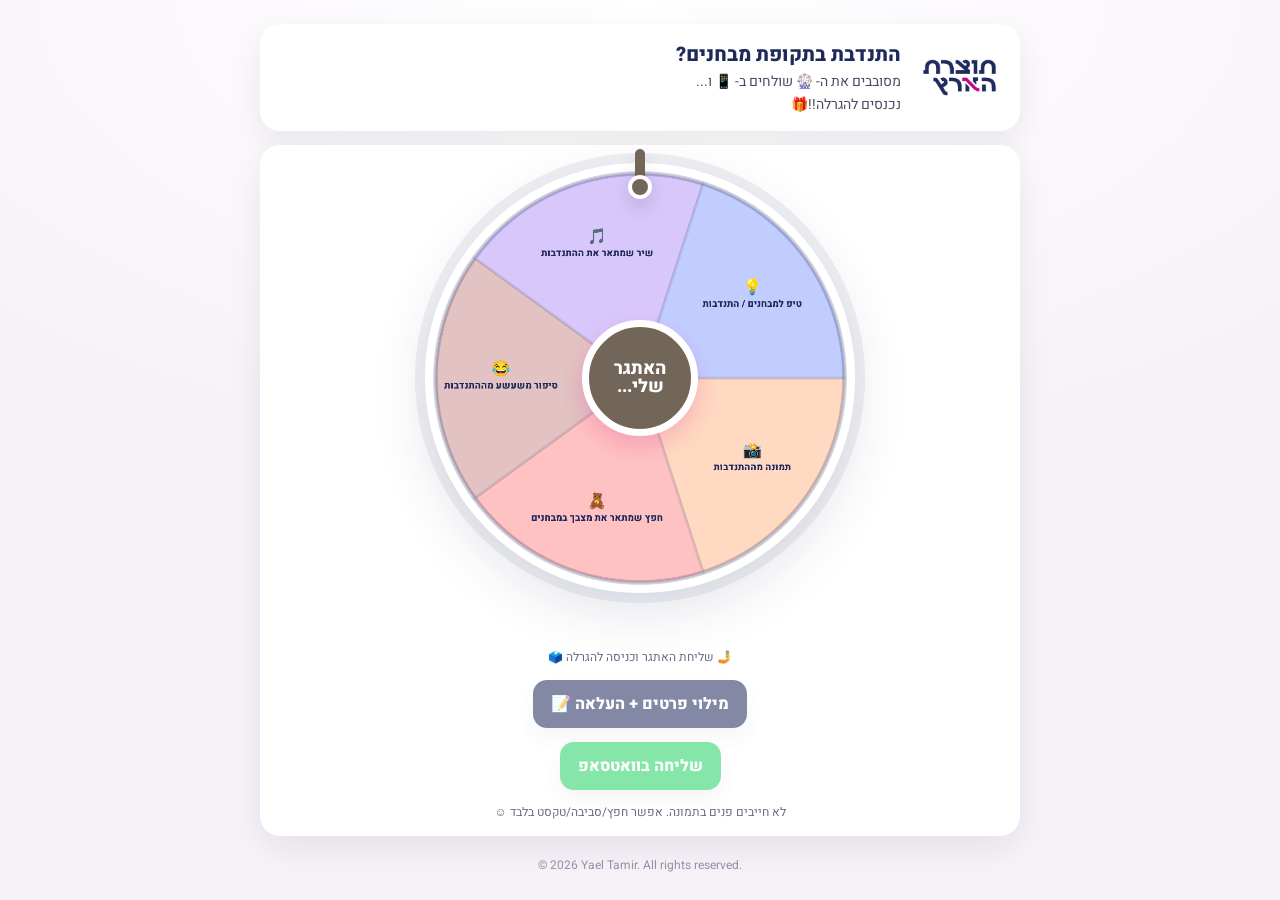
<file: index.html>
<!doctype html>
<html lang="he" dir="rtl">
<head>
  <meta charset="utf-8" />
  <meta name="viewport" content="width=device-width,initial-scale=1" />
  <title>גלגל אתגרי התנדבות</title>
  <link rel="icon" href="assets/images/tozeretLogo.png">
  <link rel="apple-touch-icon" href="assets/images/tozeretLogo.png">


  <!-- פונט עברי נקי -->
  <link rel="preconnect" href="https://fonts.googleapis.com">
  <link rel="preconnect" href="https://fonts.gstatic.com" crossorigin>
  <link href="https://fonts.googleapis.com/css2?family=Heebo:wght@400;600;800&display=swap" rel="stylesheet">

  <link rel="stylesheet" href="css/styles.css" />
</head>

<body>
  <div class="wrap">

    <header class="top">
      <img class="logo" src="assets/images/tozeretLogo.png" alt="תוצרת הארץ" />
      <div class="title">
        <h1>התנדבת בתקופת מבחנים?</h1>
        <p>מסובבים את ה- 🎡 שולחים ב- 📱 ו...  </p>
        <p> נכנסים להגרלה!!🎁 </p>
      </div>
    </header>

    <main class="stage">
      <div class="wheel-wrap">
        <div class="pointer" aria-hidden="true"></div>
        <canvas id="wheel" width="900" height="900"></canvas>

        <div class="hub">
          <button id="spinBtn" type="button">האתגר שלי...</button>
        </div>

        <!-- קונפטי -->
        <canvas id="confetti" class="confetti" width="900" height="900" aria-hidden="true"></canvas>
      </div>

      <div id="result" class="result" aria-live="polite"></div>

      <p class="tiny">
       🤳 שליחת האתגר וכניסה להגרלה 🗳️  
      </p>

      <button id="formBtn" class="btn btn-form" disabled>מילוי פרטים + העלאה 📝</button>

      <button id="waBtn" class="btn btn-wa" disabled> שליחה בוואטסאפ </button>

      <p class="tiny">
        לא חייבים פנים בתמונה. אפשר חפץ/סביבה/טקסט בלבד ☺️
      </p>
    </main>

    <footer class="footer"> © 2026 Yael Tamir. All rights reserved. </footer>

  </div>

  <script src="js/app.js" defer></script>
</body>
</html>
</file>
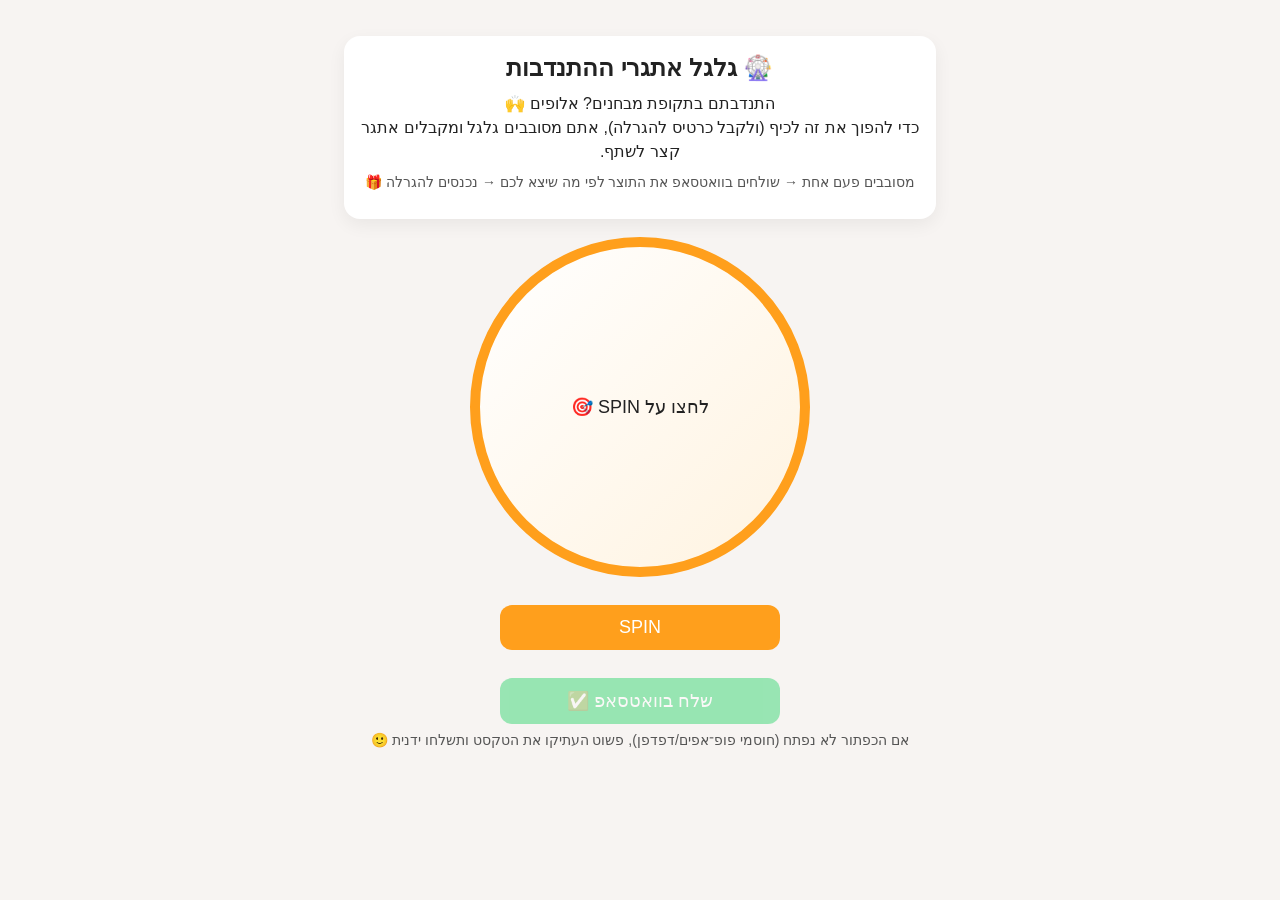
<file: volunteer-wheel.html>
<!DOCTYPE html>
<html lang="he" dir="rtl">
<head>
  <meta charset="UTF-8">
  <meta name="viewport" content="width=device-width, initial-scale=1" />
  <title>גלגל אתגרי התנדבות</title>
  <style>
    body {
      font-family: Arial, sans-serif;
      background: #f7f4f2;
      text-align: center;
      padding: 28px 14px;
      color: #222;
    }
    .card{
      max-width: 560px;
      margin: 0 auto 18px auto;
      background: #fff;
      border-radius: 16px;
      padding: 18px 16px;
      box-shadow: 0 6px 18px rgba(0,0,0,0.06);
    }
    h2{ margin: 0 0 10px 0; }
    p{ margin: 8px 0; line-height: 1.5; }
    #wheel {
      width: 320px;
      height: 320px;
      border-radius: 50%;
      border: 10px solid #ff9f1c;
      margin: 14px auto;
      display: flex;
      align-items: center;
      justify-content: center;
      font-size: 18px;
      background: linear-gradient(135deg, #ffffff, #fff3e0);
      user-select: none;
    }
    .btn {
      margin-top: 14px;
      padding: 12px 18px;
      font-size: 18px;
      background: #ff9f1c;
      color: white;
      border: none;
      border-radius: 12px;
      cursor: pointer;
      width: 280px;
      max-width: 90%;
    }
    .btn:disabled{
      opacity: 0.45;
      cursor: not-allowed;
    }
    #result {
      margin-top: 14px;
      font-size: 20px;
      font-weight: bold;
      white-space: pre-line;
    }
    .hint {
      font-size: 14px;
      color: #555;
      margin-top: 8px;
    }
    .wa {
      background: #25D366;
    }
  </style>
</head>
<body>

  <div class="card">
    <h2>🎡 גלגל אתגרי ההתנדבות</h2>
    <p>
      התנדבתם בתקופת מבחנים? אלופים 🙌<br>
      כדי להפוך את זה לכיף (ולקבל כרטיס להגרלה),
      אתם מסובבים גלגל ומקבלים אתגר קצר לשתף.
    </p>
    <p class="hint">
      מסובבים פעם אחת → שולחים בוואטסאפ את התוצר לפי מה שיצא לכם → נכנסים להגרלה 🎁
    </p>
  </div>

  <div id="wheel">לחצו על SPIN 🎯</div>

  <button class="btn" onclick="spin()">SPIN</button>

  <div id="result"></div>

  <button id="waBtn" class="btn wa" onclick="sendWhatsApp()" disabled>
    שלח בוואטסאפ ✅
  </button>

  <div class="hint">
    אם הכפתור לא נפתח (חוסמי פופ־אפים/דפדפן), פשוט העתיקו את הטקסט ותשלחו ידנית 🙂
  </div>

<script>
  const phoneE164 = "972549024970"; // 0549024970 -> 972 + 54...
  const challenges = [
    "📸 תמונה מההתנדבות",
    "🧸 חפץ שמתאר את התחושה שלי",
    "😂 סיפור משעשע מההתנדבות",
    "🎵 שיר שמתאר את ההתנדבות",
    "💡 טיפ למבחנים או להתנדבות"
  ];

  let chosenChallenge = null;

  function spin() {
    chosenChallenge = challenges[Math.floor(Math.random() * challenges.length)];
    document.getElementById("result").innerText =
      "🎉 האתגר שלך:\n" + chosenChallenge + "\n\nכדי להיכנס להגרלה – שלח/י בוואטסאפ את התוצר לפי האתגר 😊";

    document.getElementById("waBtn").disabled = false;
    document.getElementById("waBtn").scrollIntoView({ behavior: "smooth", block: "center" });
  }

  function sendWhatsApp() {
    if (!chosenChallenge) return;

    const message =
`היי! התנדבתי בתקופת מבחנים 🙌
סובבתי את גלגל האתגרים ויצא לי:
${chosenChallenge}

הנה התוצר שלי:`;

    const url = "https://wa.me/" + phoneE164 + "?text=" + encodeURIComponent(message);
    window.open(url, "_blank");
  }
</script>

</body>
</html>
</file>
<file: css/styles.css>
:root{
  --ink:#1f2a5a;        /* כחול לוגו */
  --accent:#c50a86;     /* ורוד לוגו */
  --bg:#fbf8fc;
  --card:#ffffff;
  --shadow: 0 12px 34px rgba(20, 20, 40, .08);
  --radius: 20px;
}

*{ box-sizing:border-box; }

body{
  margin:0;
  font-family: "Heebo", Arial, sans-serif;
  background: radial-gradient(900px 450px at 50% 0px, #ffffff 0%, var(--bg) 55%, #f6f2f8 100%);
  color:#111;
  min-height:100vh;
  display:flex;
  justify-content:center;
  padding:24px 14px;
}

.wrap{
  width:min(760px, 100%);
  display:flex;
  flex-direction:column;
  gap:14px;
}

.top{
  background:var(--card);
  border-radius: var(--radius);
  box-shadow: var(--shadow);
  padding:16px 18px;
  display:flex;
  align-items:center;
  gap:16px;
}

.logo{
  height:52px;
  width:auto;
}

.title{
  flex:1;
  text-align:right;
}

.title h1{
  margin:0;
  font-size:20px;
  font-weight:800;
  color:var(--ink);
}

.title p{
  margin:4px 0 0;
  font-size:14px;
  color:#4a4a66;
  line-height:1.35;
}

.stage{
  background:var(--card);
  border-radius: var(--radius);
  box-shadow: var(--shadow);
  padding:18px 16px 16px;
  display:flex;
  flex-direction:column;
  align-items:center;
  gap:14px;
}

.wheel-wrap{
  position:relative;
  width:min(430px, 92vw);
  aspect-ratio:1/1;
  display:grid;
  place-items:center;
}

#wheel{
  width:100%;
  height:100%;
  border-radius:50%;
  background:#fff;
  box-shadow: 0 18px 55px rgba(31,42,90,.12);
}

/* טבעת עדינה מסביב */
.wheel-wrap::before{
  content:"";
  position:absolute;
  inset: -10px;
  border-radius:50%;
  border: 10px solid rgba(31,42,90,.07);
  pointer-events:none;
}

/* מחט אלגנטית במקום משולש */
.pointer{
  position:absolute;
  top:-14px;
  left:50%;
  transform:translateX(-50%);
  width:10px;
  height:44px;
  border-radius:999px;
  background: #726658; /* אותו צבע של העיגול הפנימי */
  box-shadow: 0 10px 18px rgba(31,42,90,.12);
}

/* נקודה קטנה בקצה המחט (אלגנטי) */
.pointer::after{
  content:"";
  position:absolute;
  bottom:-6px;
  left:50%;
  transform:translateX(-50%);
  width:16px;
  height:16px;
  border-radius:50%;
  background:#726658; /* אותו צבע */
  border: 4px solid #fff;
  box-shadow: 0 10px 18px rgba(31,42,90,.10);
}


.hub{
  position:absolute;
  width:116px;
  height:116px;
  border-radius:50%;
  background: #726658;
  border: 7px solid #fff;
  display:grid;
  place-items:center;
  box-shadow: 0 10px 22px rgba(197,10,134,.18);
}


.hub button{
  all:unset;
  cursor:pointer;

  display:flex;
  align-items:center;
  justify-content:center;

  width:100%;
  height:100%;

  font-weight:800;
  font-size:18px;
  line-height:1;

  color:#fff;
  text-align:center;
}


.hub button:disabled{
  opacity:.55;
  cursor:not-allowed;
}

.result{
  width:min(560px, 100%);
  text-align:center;
  font-weight:800;
  font-size:18px;
  color:var(--ink);
  min-height:28px;
}

.btn{
  border:0;
  cursor:pointer;
  padding:12px 18px;
  border-radius: 14px;
  font-weight:800;
  font-size:16px;
  box-shadow: 0 10px 18px rgba(0,0,0,.06);
  transition: transform .08s ease;
}

.btn, .hub button{
  font-family: "Heebo", Arial, sans-serif;
}

.btn:active{ transform: translateY(1px); }

.btn-form{
  background: #1f2a5a; /* כחול */
  color: #fff;
}

.btn-wa{
  background:#25D366;
  color:#fff;
}

.btn:disabled{
  opacity:.55;
  cursor:not-allowed;
}

.tiny{
  font-size:12px;
  color:#6a6a86;
  text-align:center;
  max-width:560px;
  line-height:1.4;
  margin: 0;
}

/* קונפטי */
.confetti{
  position:absolute;
  inset:0;
  width:100%;
  height:100%;
  pointer-events:none;
  opacity:0;
}

.footer{
  width: 100%;
  display: flex;
  justify-content: center;

  direction: ltr;
  unicode-bidi: isolate;

  margin-top: 6px;
  font-size: 12px;
  color: #6a6a86;
  opacity: .7;
}

.result-value{
  display:inline-block;
  margin-top:4px;
  font-weight:800;
}



@media (max-width: 700px) {
  .top{
    flex-direction: column;
    align-items: center;
  }

  .logo{
    display: block;
    margin: 0 auto;
    align-self: center;
  }

  .title{
    width: 100%;
    text-align: center;
  }
}


/* --- רספונסיביות מובייל: לוגו מעל, טקסט מתחת --- */
@media (max-width: 800px) {
  .top {
    flex-direction: column;
    align-items: center;
    text-align: center;
    gap: 10px;
  }

  .logo {
    height: 64px; /* טיפה יותר נוכחות */
  }

  .title {
    text-align: center;
  }

  .title h1 {
    font-size: 18px;
  }

  .title p {
    font-size: 14px;
  }
}
</file>
